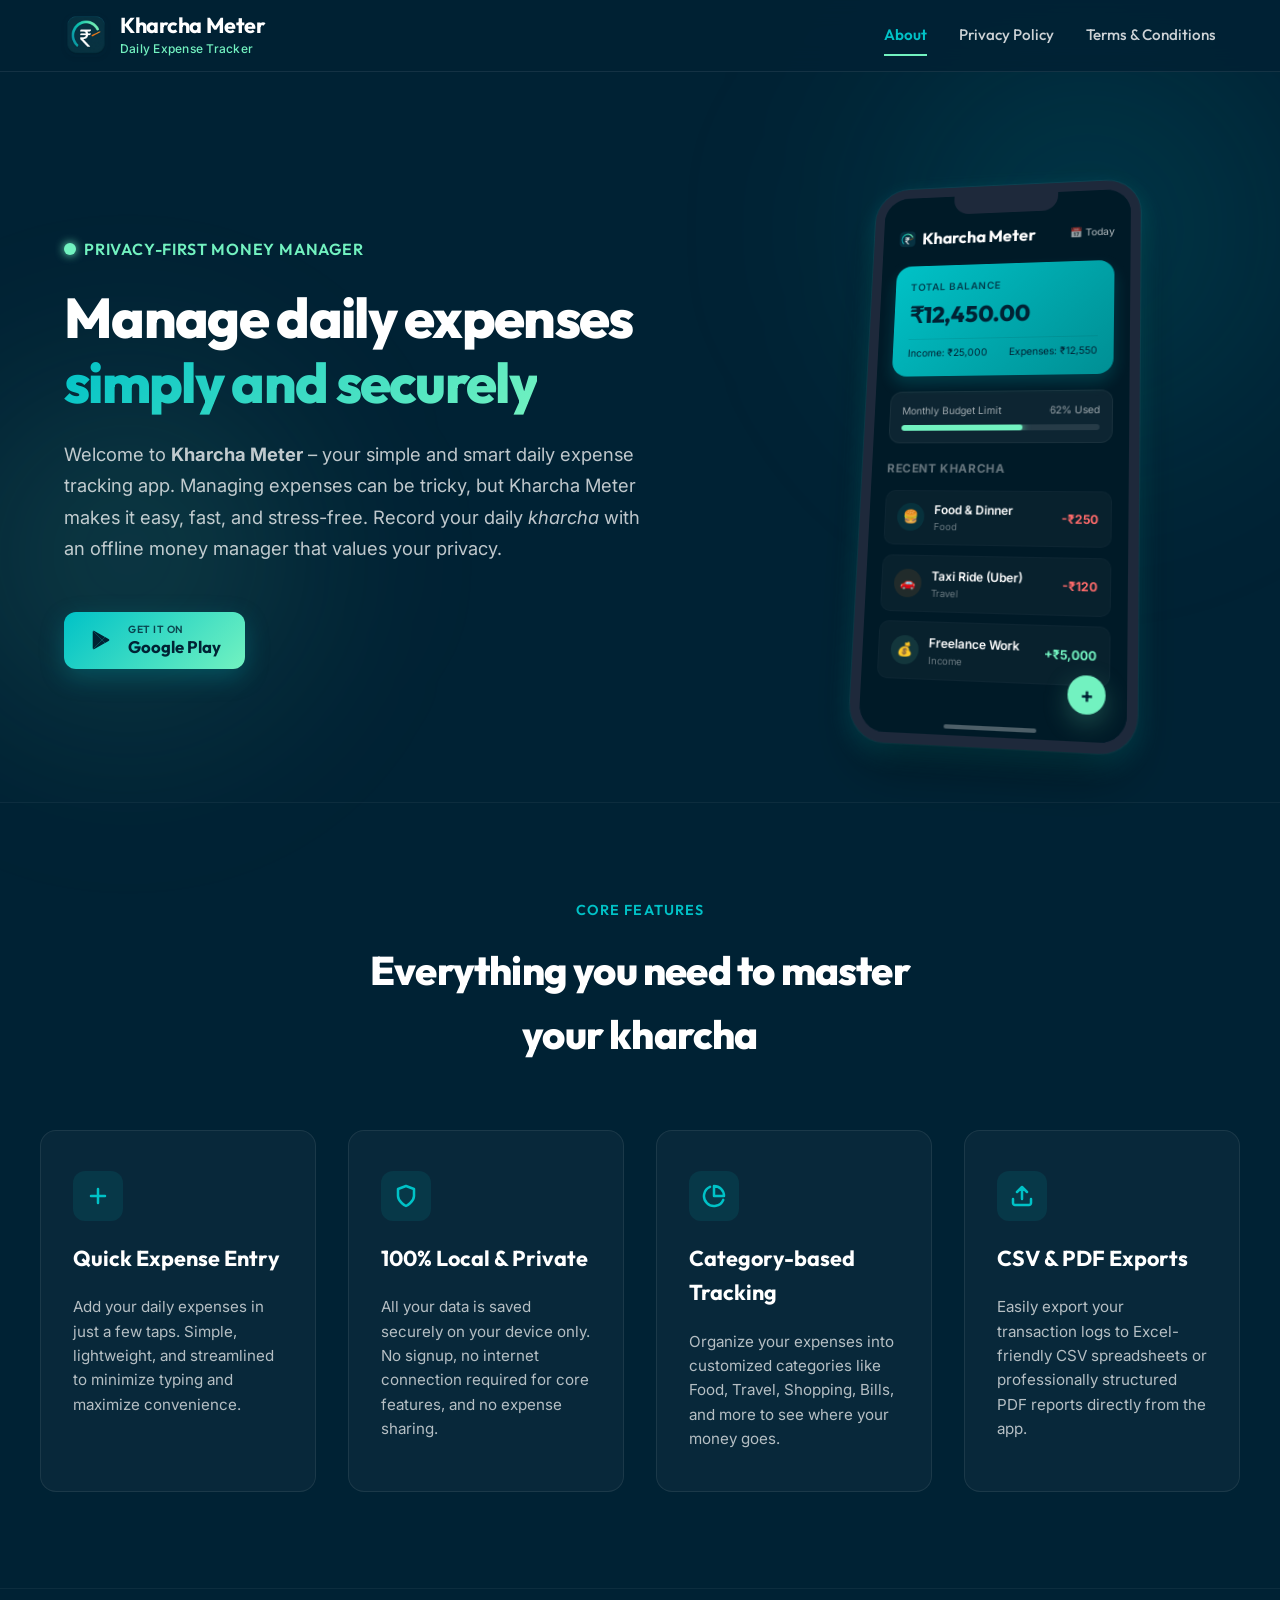
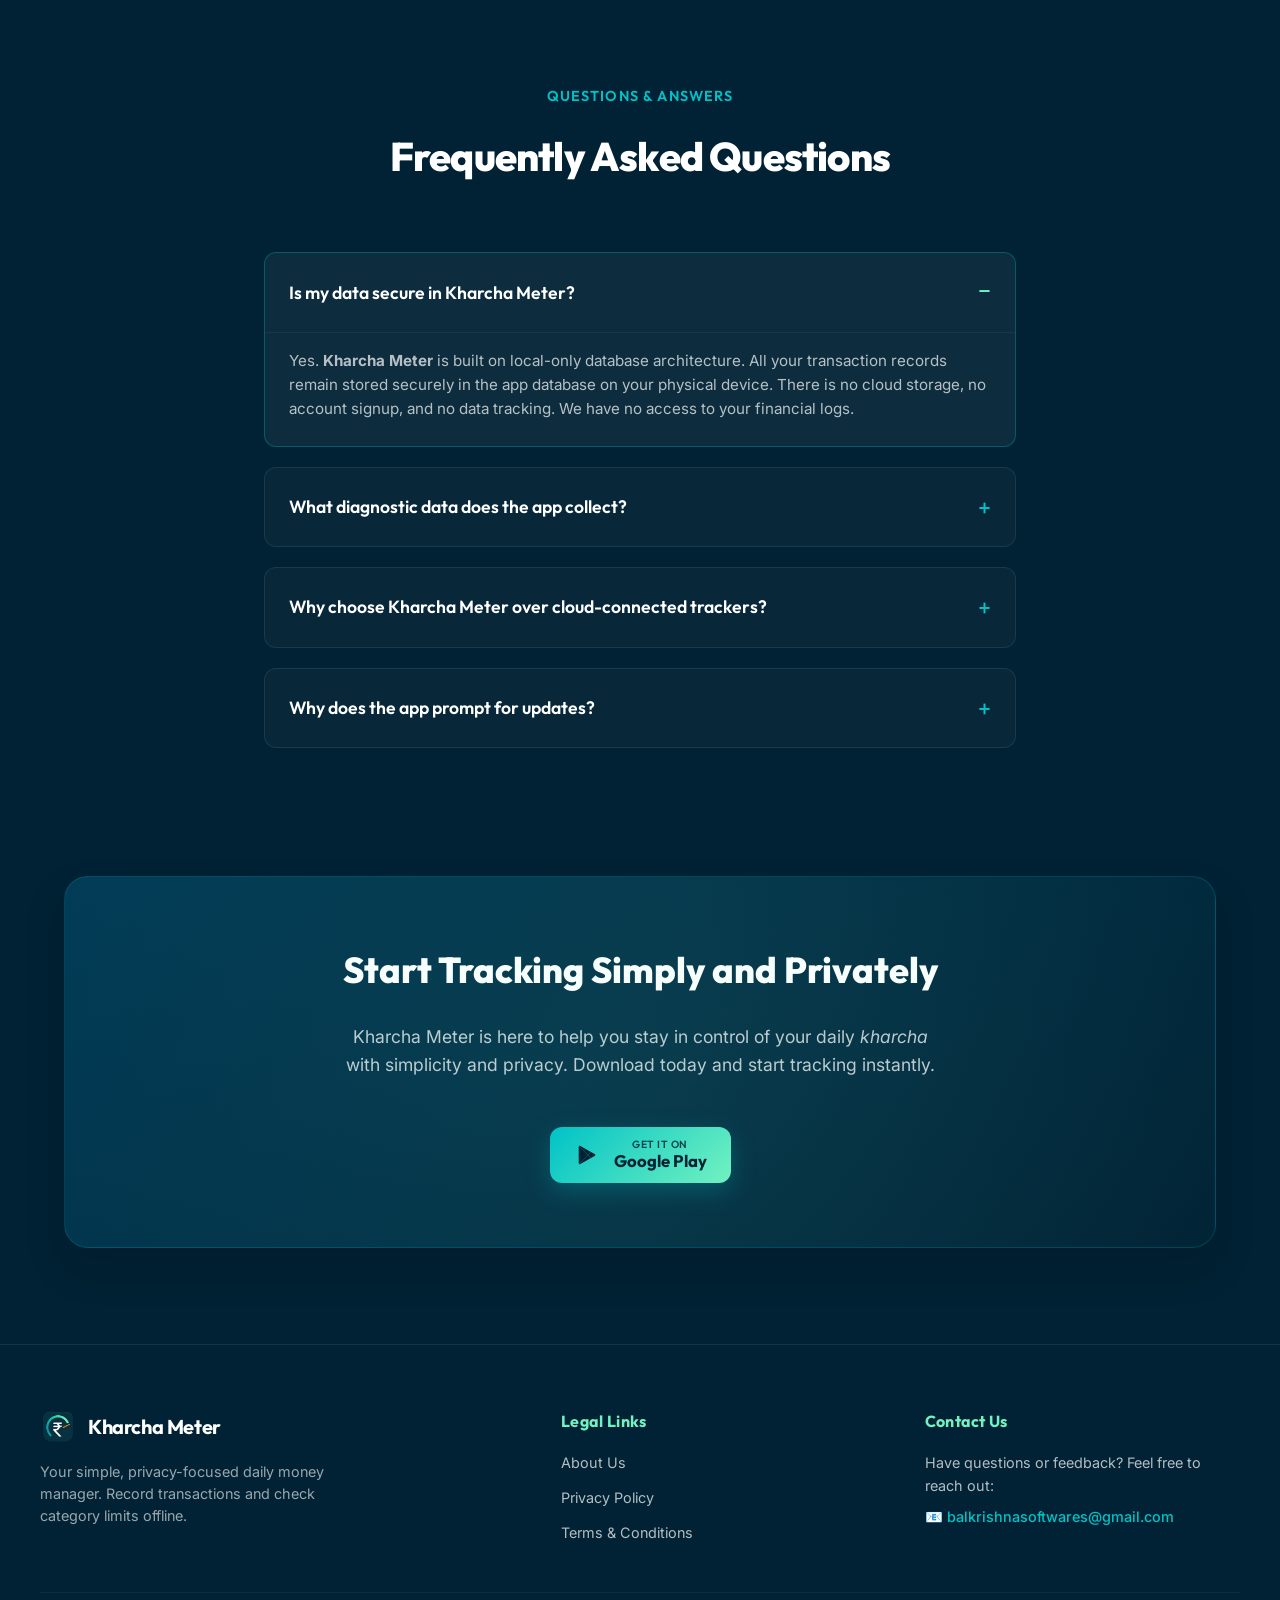
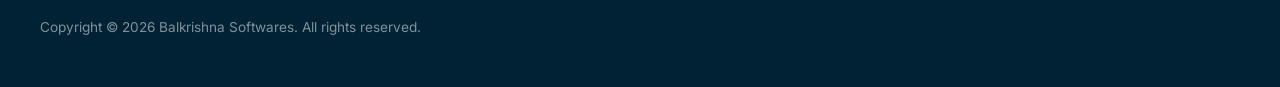
<file: index.html>
<!DOCTYPE html>
<html lang="en">

<head>
  <meta charset="UTF-8">
  <meta name="viewport" content="width=device-width, initial-scale=1.0">

  <!-- SEO Title -->
  <title>Kharcha Meter - Simple Daily Expense Tracker App</title>

  <!-- SEO Meta Tags -->
  <meta name="description"
    content="Kharcha Meter is a simple and smart daily expense tracker app that helps you manage your kharcha easily. Track expenses offline with a lightweight and privacy-focused money manager.">

  <meta name="keywords"
    content="expense tracker app, daily expense tracker, kharcha meter, money manager app, offline expense tracker, kharcha tracker, expense manager android">

  <meta name="robots" content="index, follow">

  <!-- Canonical -->
  <link rel="canonical" href="https://balkrishna-softwares.github.io/kharcha-meter-privacy-policy/index.html">

  <!-- Open Graph (For WhatsApp / Facebook sharing) -->
  <meta property="og:title" content="Kharcha Meter - Daily Expense Tracker App">
  <meta property="og:description"
    content="Track your daily kharcha easily with Kharcha Meter. A simple offline expense manager app designed for privacy and simplicity.">
  <meta property="og:type" content="website">
  <meta property="og:url" content="https://balkrishna-softwares.github.io/kharcha-meter-privacy-policy/index.html">

  <!-- Twitter Card -->
  <meta name="twitter:card" content="summary">
  <meta name="twitter:title" content="Kharcha Meter - Daily Expense Tracker">
  <meta name="twitter:description" content="Simple offline expense tracker app to manage daily kharcha easily.">

  <!-- Mobile App Schema (Helps Google understand your app) -->
  <script type="application/ld+json">
  {
    "@context": "https://schema.org",
    "@type": "MobileApplication",
    "name": "Kharcha Meter",
    "applicationCategory": "FinanceApplication",
    "operatingSystem": "Android",
    "description": "Kharcha Meter is a simple daily expense tracker app that helps users manage their spending easily with offline storage and privacy-first design.",
    "offers": {
      "@type": "Offer",
      "price": "0",
      "priceCurrency": "USD"
    }
  }
  </script>

  <link rel="preconnect" href="https://fonts.googleapis.com">
  <link rel="preconnect" href="https://fonts.gstatic.com" crossorigin>
  <link rel="icon" type="image/x-icon" href="assets/favicon.ico">
  <link rel="stylesheet" href="css/styles.css">
</head>

<body>
  <!-- Glowing Background Effects -->
  <div class="bg-glow-container">
    <div class="bg-glow-1"></div>
    <div class="bg-glow-2"></div>
  </div>

  <header class="app-header">
    <div class="header-container">
      <a href="index.html" class="header-logo-section">
        <img src="assets/app-logo.png" alt="Kharcha Meter Logo" class="app-logo">
        <div class="header-text">
          <div class="app-title">Kharcha Meter</div>
          <div class="app-subtitle">Daily Expense Tracker</div>
        </div>
      </a>
      <div class="menu-toggle" onclick="this.classList.toggle('active'); document.querySelector('.header-nav').classList.toggle('active')">
        <span></span>
        <span></span>
        <span></span>
      </div>
      <nav class="header-nav">
        <a href="index.html" class="active-link">About</a>
        <a href="privacy-policy.html">Privacy Policy</a>
        <a href="terms-and-conditions.html">Terms & Conditions</a>
      </nav>
    </div>
  </header>

  <main>
    <!-- Hero Section -->
    <section class="hero-section">
      <div class="hero-content">
        <div class="hero-tagline">Privacy-First Money Manager</div>
        <h1 class="hero-title">Manage daily expenses <span>simply and securely</span></h1>
        <p class="hero-description">
          Welcome to <b>Kharcha Meter</b> – your simple and smart daily expense tracking app. 
          Managing expenses can be tricky, but Kharcha Meter makes it easy, fast, and stress-free. 
          Record your daily <i>kharcha</i> with an offline money manager that values your privacy.
        </p>
        <div class="download-badges">
          <a href="https://play.google.com/store/apps/details?id=com.kharchameter.balkrishna" target="_blank" class="badge-btn primary-btn">
            <!-- Inline Google Play SVG -->
            <svg width="24" height="24" viewBox="0 0 24 24" fill="none" xmlns="http://www.w3.org/2000/svg" style="margin-right: 4px;">
              <path d="M5.00016 3.09033C4.81016 3.28033 4.7002 3.61033 4.7002 4.02033V20.0003C4.7002 20.4103 4.81016 20.7303 5.00016 20.9203L5.07016 20.9803L14.0302 12.0203V11.9703L5.07016 3.01033L5.00016 3.09033Z" fill="currentColor"/>
              <path d="M17.0002 14.9903L14.0302 12.0203L14.0302 11.9703L17.0002 9.00033L17.0802 9.05033L20.6002 11.0503C21.6002 11.6203 21.6002 12.3803 20.6002 12.9503L17.0802 14.9503L17.0002 14.9903Z" fill="currentColor"/>
              <path d="M14.0302 12.0203L5.0002 20.9203C5.3002 21.2403 5.8102 21.2603 6.4002 20.9203L17.0002 14.9903L14.0302 12.0203Z" fill="currentColor"/>
              <path d="M14.0302 11.9703L17.0002 9.00033L6.4002 3.07033C5.8102 2.73033 5.3002 2.75033 5.0002 3.07033L14.0302 11.9703Z" fill="currentColor"/>
            </svg>
            <div class="badge-text">
              <span class="badge-subtitle">GET IT ON</span>
              <span class="badge-title">Google Play</span>
            </div>
          </a>

        </div>
      </div>
      
      <!-- CSS Device Mockup -->
      <div class="mockup-container">
        <div class="smartphone">
          <div class="app-screen">
            <div class="app-screen-header">
              <div class="app-screen-title">
                <img src="assets/app-logo.png" alt="KM Logo">
                <span>Kharcha Meter</span>
              </div>
              <div style="font-size: 0.65rem; opacity: 0.6; font-weight: 500;">📅 Today</div>
            </div>
            
            <div class="screen-balance-card">
              <div class="screen-balance-label">Total Balance</div>
              <div class="screen-balance-value">₹12,450.00</div>
              <div class="screen-balance-sub">
                <span>Income: ₹25,000</span>
                <span>Expenses: ₹12,550</span>
              </div>
            </div>
            
            <div class="screen-limit-section">
              <div class="screen-limit-header">
                <span>Monthly Budget Limit</span>
                <span>62% Used</span>
              </div>
              <div class="screen-limit-bar">
                <div class="screen-limit-progress"></div>
              </div>
            </div>
            
            <div class="screen-transactions">
              <div class="screen-section-title">Recent Kharcha</div>
              
              <div class="screen-txn-item">
                <div class="screen-txn-left">
                  <div class="screen-txn-icon">🍔</div>
                  <div class="screen-txn-details">
                    <span class="screen-txn-name">Food & Dinner</span>
                    <span class="screen-txn-cat">Food</span>
                  </div>
                </div>
                <div class="screen-txn-amount">-₹250</div>
              </div>
              
              <div class="screen-txn-item">
                <div class="screen-txn-left">
                  <div class="screen-txn-icon orange">🚗</div>
                  <div class="screen-txn-details">
                    <span class="screen-txn-name">Taxi Ride (Uber)</span>
                    <span class="screen-txn-cat">Travel</span>
                  </div>
                </div>
                <div class="screen-txn-amount">-₹120</div>
              </div>
              
              <div class="screen-txn-item">
                <div class="screen-txn-left">
                  <div class="screen-txn-icon mint">💰</div>
                  <div class="screen-txn-details">
                    <span class="screen-txn-name">Freelance Work</span>
                    <span class="screen-txn-cat">Income</span>
                  </div>
                </div>
                <div class="screen-txn-amount income">+₹5,000</div>
              </div>
            </div>
            
            <div class="screen-add-btn">+</div>
          </div>
        </div>
      </div>
    </section>

    <!-- Features Section -->
    <section id="features" class="features-section">
      <div class="section-container">
        <div class="section-header">
          <span class="section-label">Core Features</span>
          <h2 class="section-title">Everything you need to master your kharcha</h2>
        </div>
        
        <div class="features-grid">
          <!-- Quick Expense Entry -->
          <div class="feature-card">
            <div class="feature-icon-wrapper">
              <svg width="24" height="24" viewBox="0 0 24 24" fill="none" xmlns="http://www.w3.org/2000/svg">
                <path d="M12 5V19M5 12H19" stroke="currentColor" stroke-width="2.5" stroke-linecap="round" stroke-linejoin="round"/>
              </svg>
            </div>
            <h3 class="feature-card-title">Quick Expense Entry</h3>
            <p class="feature-card-desc">Add your daily expenses in just a few taps. Simple, lightweight, and streamlined to minimize typing and maximize convenience.</p>
          </div>
          
          <!-- 100% Local & Private -->
          <div class="feature-card">
            <div class="feature-icon-wrapper">
              <svg width="24" height="24" viewBox="0 0 24 24" fill="none" xmlns="http://www.w3.org/2000/svg">
                <path d="M12 22C12 22 20 18 20 12V5L12 2L4 5V12C4 18 12 22 12 22Z" stroke="currentColor" stroke-width="2.5" stroke-linecap="round" stroke-linejoin="round"/>
              </svg>
            </div>
            <h3 class="feature-card-title">100% Local & Private</h3>
            <p class="feature-card-desc">All your data is saved securely on your device only. No signup, no internet connection required for core features, and no expense sharing.</p>
          </div>
          
          <!-- Category-based Tracking -->
          <div class="feature-card">
            <div class="feature-icon-wrapper">
              <svg width="24" height="24" viewBox="0 0 24 24" fill="none" xmlns="http://www.w3.org/2000/svg">
                <path d="M21.21 15.89A10 10 0 1 1 8 2.83M22 12A10 10 0 0 0 12 2V12Z" stroke="currentColor" stroke-width="2.5" stroke-linecap="round" stroke-linejoin="round"/>
              </svg>
            </div>
            <h3 class="feature-card-title">Category-based Tracking</h3>
            <p class="feature-card-desc">Organize your expenses into customized categories like Food, Travel, Shopping, Bills, and more to see where your money goes.</p>
          </div>
          
          <!-- CSV & PDF Exports -->
          <div class="feature-card">
            <div class="feature-icon-wrapper">
              <svg width="24" height="24" viewBox="0 0 24 24" fill="none" xmlns="http://www.w3.org/2000/svg">
                <path d="M21 15V19C21 19.5304 20.7893 20.0391 20.4142 20.4142C20.0391 20.7893 19.5304 21 19 21H5C4.46957 21 3.96086 20.7893 3.58579 20.4142C3.21071 20.0391 3 19.5304 3 19V15M17 8L12 3L7 8M12 3V15" stroke="currentColor" stroke-width="2.5" stroke-linecap="round" stroke-linejoin="round"/>
              </svg>
            </div>
            <h3 class="feature-card-title">CSV & PDF Exports</h3>
            <p class="feature-card-desc">Easily export your transaction logs to Excel-friendly CSV spreadsheets or professionally structured PDF reports directly from the app.</p>
          </div>
        </div>
      </div>
    </section>

    <!-- FAQ Section (Preserving all original content) -->
    <section class="faq-section">
      <div class="section-header">
        <span class="section-label">Questions & Answers</span>
        <h2 class="section-title">Frequently Asked Questions</h2>
      </div>
      
      <div class="faq-list">
        <!-- FAQ 1 -->
        <details class="faq-item" open>
          <summary>Is my data secure in Kharcha Meter?</summary>
          <div class="faq-content">
            <p>Yes. <b>Kharcha Meter</b> is built on local-only database architecture. All your transaction records remain stored securely in the app database on your physical device. There is no cloud storage, no account signup, and no data tracking. We have no access to your financial logs.</p>
          </div>
        </details>
        
        <!-- FAQ 2 -->
        <details class="faq-item">
          <summary>What diagnostic data does the app collect?</summary>
          <div class="faq-content">
            <p>To identify bugs and maintain app reliability, the App uses limited third-party services provided by Google Firebase:</p>
            <ul>
              <li><strong>Firebase Analytics:</strong> Tracks anonymous features usage insights (e.g. screen transitions) to improve user flows. No transaction logs or values are ever sent.</li>
              <li><strong>Firebase Crashlytics:</strong> Monitors software crashes to report diagnostic details (OS version, device model) to developers for patching.</li>
              <li><strong>Firebase Remote Config:</strong> Handles settings config like triggering mandatory app updates.</li>
            </ul>
          </div>
        </details>
        
        <!-- FAQ 3 -->
        <details class="faq-item">
          <summary>Why choose Kharcha Meter over cloud-connected trackers?</summary>
          <div class="faq-content">
            <p>Kharcha Meter offers distinct advantages for users who value simplicity and data privacy:</p>
            <ul>
              <li>Perfect for anyone who wants a lightweight, offline expense manager.</li>
              <li>Helps you stay aware of your daily spending habits.</li>
              <li>No ads, no distractions – just pure tracking made easy.</li>
              <li>Designed with privacy and simplicity in mind.</li>
            </ul>
          </div>
        </details>
        
        <!-- FAQ 4 -->
        <details class="faq-item">
          <summary>Why does the app prompt for updates?</summary>
          <div class="faq-content">
            <p>To ensure security compatibility, overall stability, and an <b>improved loading experience</b>, the app may occasionally prompt you to download mandatory updates from the Google Play Store.</p>
          </div>
        </details>
      </div>
    </section>

    <!-- CTA Section -->
    <section class="cta-banner">
      <div class="cta-box">
        <h2 class="cta-title">Start Tracking Simply and Privately</h2>
        <p class="cta-desc">Kharcha Meter is here to help you stay in control of your daily <i>kharcha</i> with simplicity and privacy. Download today and start tracking instantly.</p>
        <div class="download-badges">
          <a href="https://play.google.com/store/apps/details?id=com.kharchameter.balkrishna" target="_blank" class="badge-btn primary-btn">
            <svg width="24" height="24" viewBox="0 0 24 24" fill="none" xmlns="http://www.w3.org/2000/svg" style="margin-right: 4px;">
              <path d="M5.00016 3.09033C4.81016 3.28033 4.7002 3.61033 4.7002 4.02033V20.0003C4.7002 20.4103 4.81016 20.7303 5.00016 20.9203L5.07016 20.9803L14.0302 12.0203V11.9703L5.07016 3.01033L5.00016 3.09033Z" fill="currentColor"/>
              <path d="M17.0002 14.9903L14.0302 12.0203L14.0302 11.9703L17.0002 9.00033L17.0802 9.05033L20.6002 11.0503C21.6002 11.6203 21.6002 12.3803 20.6002 12.9503L17.0802 14.9503L17.0002 14.9903Z" fill="currentColor"/>
              <path d="M14.0302 12.0203L5.0002 20.9203C5.3002 21.2403 5.8102 21.2603 6.4002 20.9203L17.0002 14.9903L14.0302 12.0203Z" fill="currentColor"/>
              <path d="M14.0302 11.9703L17.0002 9.00033L6.4002 3.07033C5.8102 2.73033 5.3002 2.75033 5.0002 3.07033L14.0302 11.9703Z" fill="currentColor"/>
            </svg>
            <div class="badge-text">
              <span class="badge-subtitle">GET IT ON</span>
              <span class="badge-title">Google Play</span>
            </div>
          </a>
        </div>
      </div>
    </section>
  </main>

  <footer class="app-footer">
    <div class="footer-container">
      <div class="footer-brand-section">
        <a href="index.html" class="footer-logo-wrap">
          <img src="assets/app-logo.png" alt="Kharcha Meter Logo" class="footer-logo">
          <span class="footer-brand">Kharcha Meter</span>
        </a>
        <p class="footer-desc">Your simple, privacy-focused daily money manager. Record transactions and check category limits offline.</p>
      </div>
      
      <div class="footer-links-col">
        <h4 class="footer-col-title">Legal Links</h4>
        <div class="footer-links">
          <a href="index.html">About Us</a>
          <a href="privacy-policy.html">Privacy Policy</a>
          <a href="terms-and-conditions.html">Terms & Conditions</a>
        </div>
      </div>
      
      <div class="footer-links-col">
        <h4 class="footer-col-title">Contact Us</h4>
        <div class="footer-contact-info">
          <p>Have questions or feedback? Feel free to reach out:</p>
          <a href="mailto:balkrishnasoftwares@gmail.com">📧 balkrishnasoftwares@gmail.com</a>
        </div>
      </div>
    </div>
    
    <div class="footer-bottom">
      <div class="copyright">Copyright &copy; 2026 Balkrishna Softwares. All rights reserved.</div>
    </div>
  </footer>
</body>

</html>
</file>
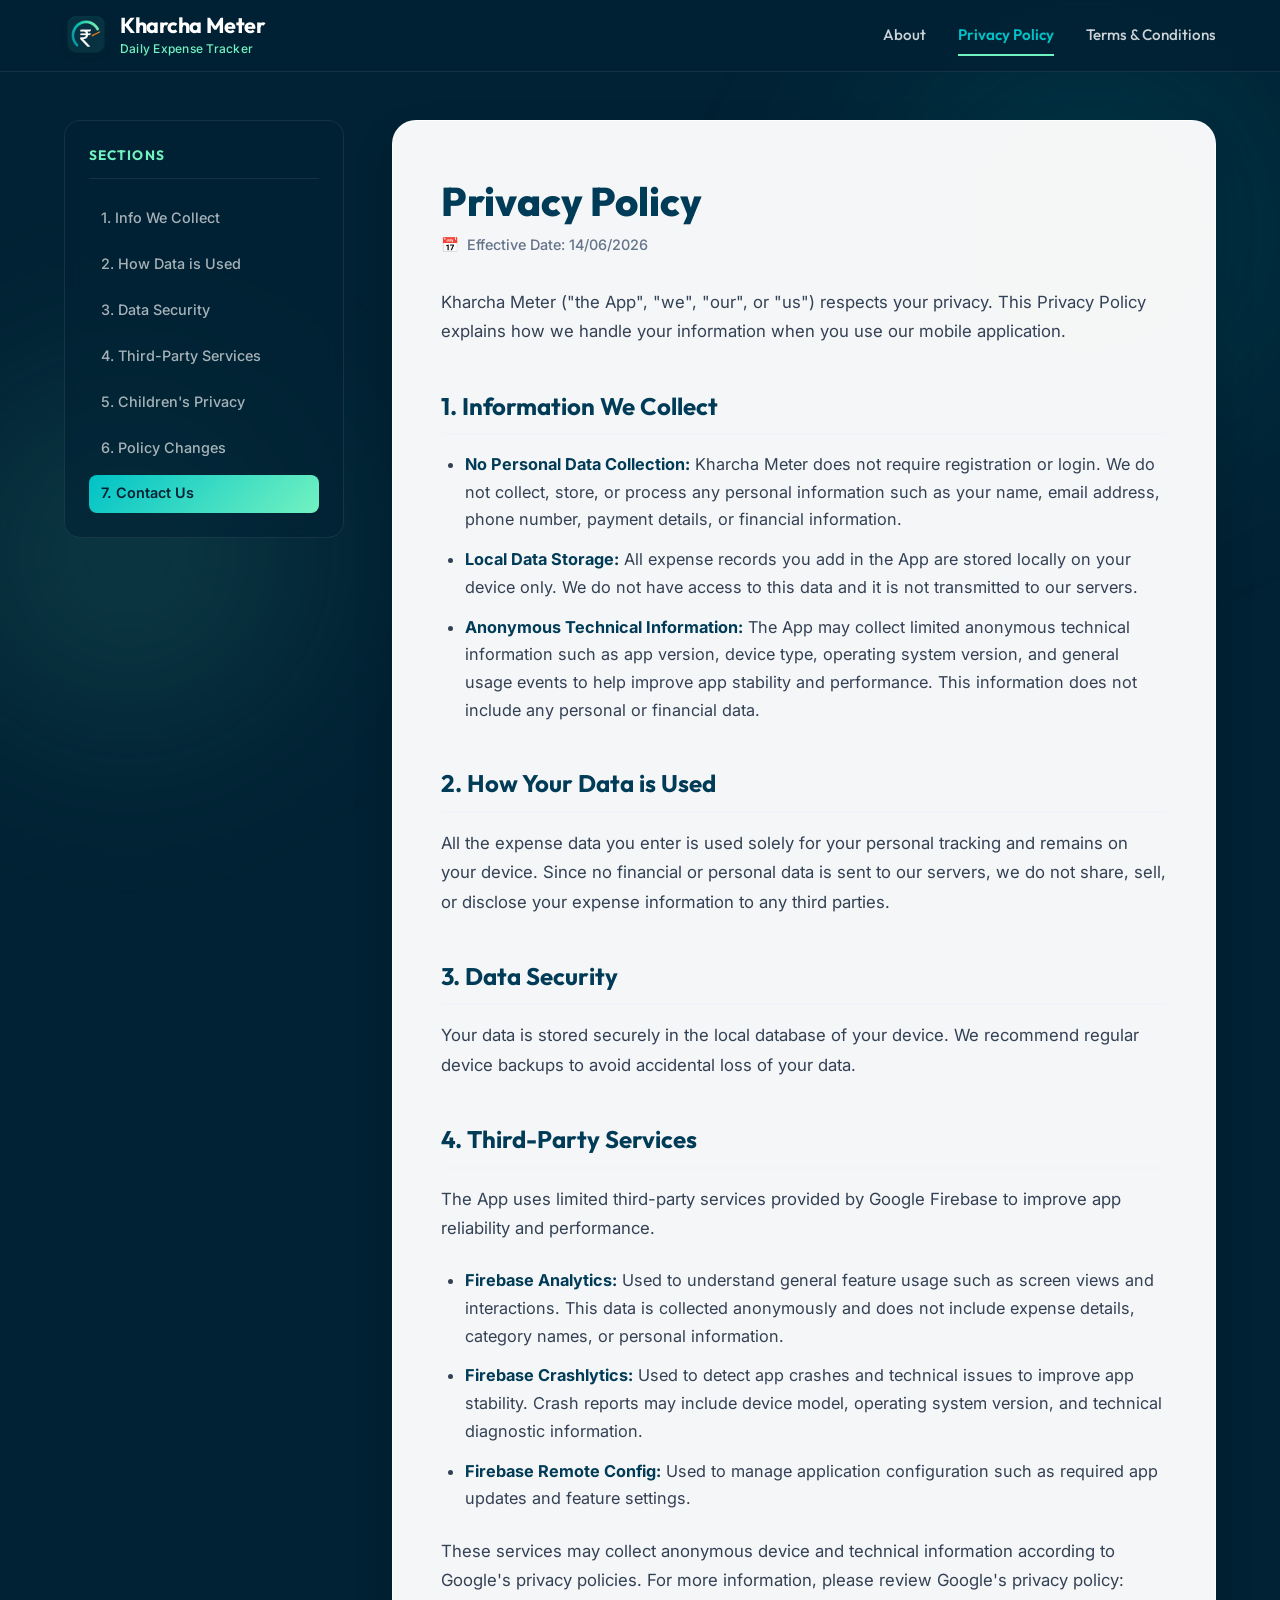
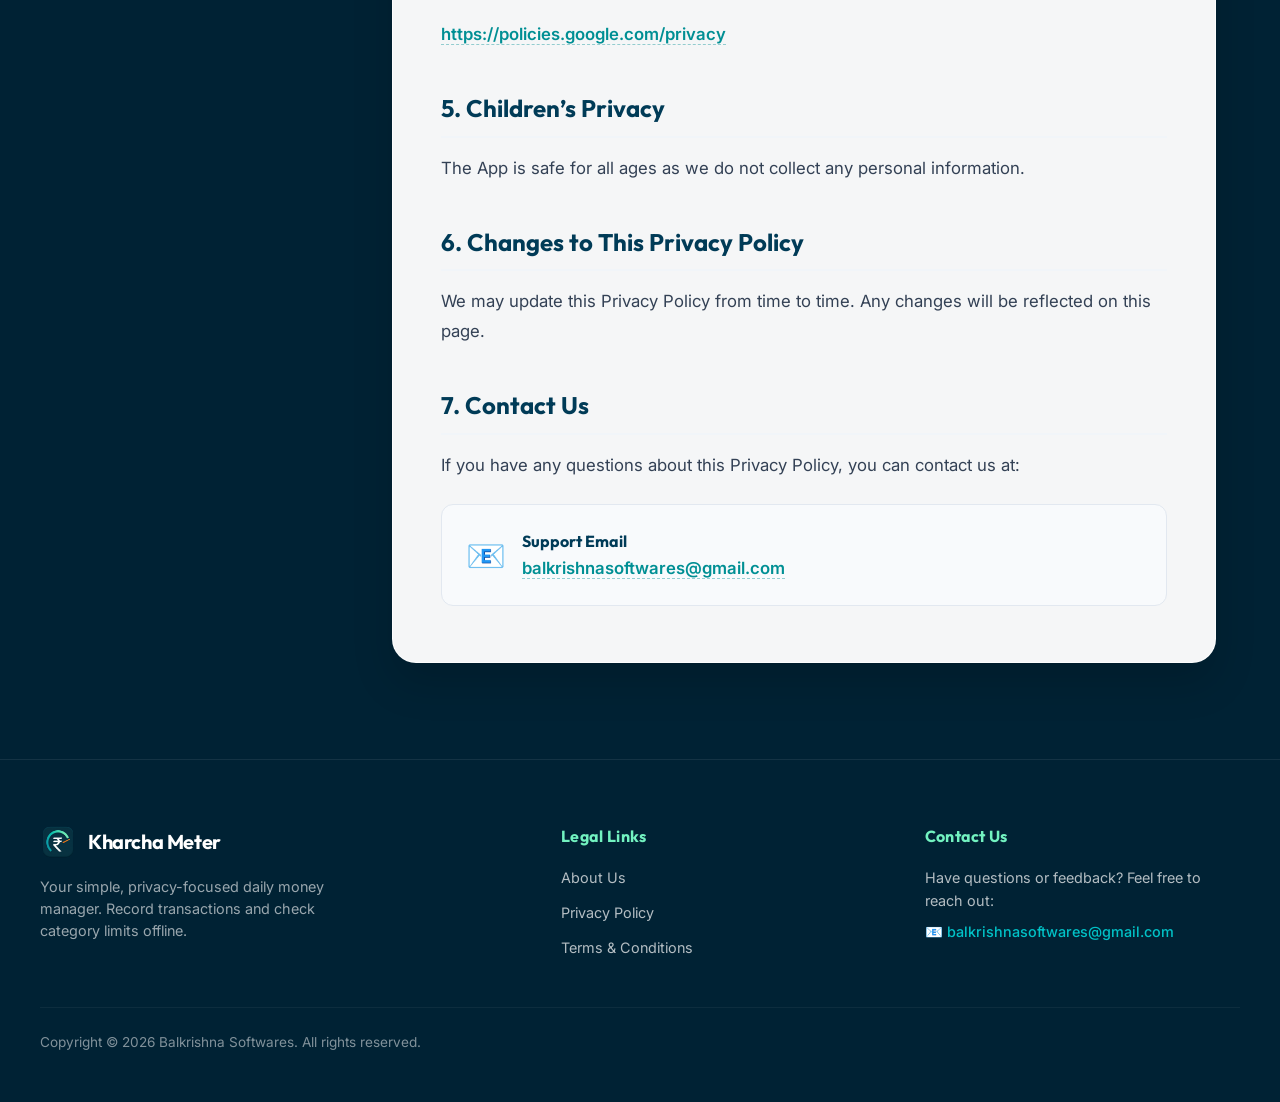
<file: privacy-policy.html>
<!DOCTYPE html>
<html lang="en">

<head>
  <meta charset="UTF-8">
  <meta name="viewport" content="width=device-width, initial-scale=1.0">
  <title>Privacy Policy - Kharcha Meter</title>
  <link rel="preconnect" href="https://fonts.googleapis.com">
  <link rel="preconnect" href="https://fonts.gstatic.com" crossorigin>
  <link rel="icon" type="image/x-icon" href="assets/favicon.ico">
  <link rel="stylesheet" href="css/styles.css">
</head>

<body>
  <!-- Glowing Background Effects -->
  <div class="bg-glow-container">
    <div class="bg-glow-1"></div>
    <div class="bg-glow-2"></div>
  </div>

  <header class="app-header">
    <div class="header-container">
      <a href="index.html" class="header-logo-section">
        <img src="assets/app-logo.png" alt="Kharcha Meter Logo" class="app-logo">
        <div class="header-text">
          <div class="app-title">Kharcha Meter</div>
          <div class="app-subtitle">Daily Expense Tracker</div>
        </div>
      </a>
      <div class="menu-toggle" onclick="this.classList.toggle('active'); document.querySelector('.header-nav').classList.toggle('active')">
        <span></span>
        <span></span>
        <span></span>
      </div>
      <nav class="header-nav">
        <a href="index.html">About</a>
        <a href="privacy-policy.html" class="active-link">Privacy Policy</a>
        <a href="terms-and-conditions.html">Terms & Conditions</a>
      </nav>
    </div>
  </header>

  <main class="legal-page-container">
    <!-- Sticky Index Sidebar Navigation -->
    <aside class="legal-sidebar">
      <div class="sidebar-title">Sections</div>
      <nav class="sidebar-nav">
        <a href="#info-collect" class="sidebar-link active">1. Info We Collect</a>
        <a href="#data-use" class="sidebar-link">2. How Data is Used</a>
        <a href="#data-security" class="sidebar-link">3. Data Security</a>
        <a href="#third-party" class="sidebar-link">4. Third-Party Services</a>
        <a href="#children" class="sidebar-link">5. Children's Privacy</a>
        <a href="#changes" class="sidebar-link">6. Policy Changes</a>
        <a href="#contact" class="sidebar-link">7. Contact Us</a>
      </nav>
    </aside>

    <!-- Glassmorphism Main Content Container -->
    <article class="glass-content-container">
      <h1>Privacy Policy</h1>
      <div class="effective-date">Effective Date: 14/06/2026</div>

      <p>Kharcha Meter ("the App", "we", "our", or "us") respects your privacy. This Privacy Policy explains how we handle your information when you use our mobile application.</p>

      <h2 id="info-collect">1. Information We Collect</h2>
      <ul>
        <li><strong>No Personal Data Collection:</strong> Kharcha Meter does not require registration or login. We do not collect, store, or process any personal information such as your name, email address, phone number, payment details, or financial information.</li>
        <li><strong>Local Data Storage:</strong> All expense records you add in the App are stored locally on your device only. We do not have access to this data and it is not transmitted to our servers.</li>
        <li><strong>Anonymous Technical Information:</strong> The App may collect limited anonymous technical information such as app version, device type, operating system version, and general usage events to help improve app stability and performance. This information does not include any personal or financial data.</li>
      </ul>

      <h2 id="data-use">2. How Your Data is Used</h2>
      <p>All the expense data you enter is used solely for your personal tracking and remains on your device. Since no financial or personal data is sent to our servers, we do not share, sell, or disclose your expense information to any third parties.</p>

      <h2 id="data-security">3. Data Security</h2>
      <p>Your data is stored securely in the local database of your device. We recommend regular device backups to avoid accidental loss of your data.</p>

      <h2 id="third-party">4. Third-Party Services</h2>
      <p>The App uses limited third-party services provided by Google Firebase to improve app reliability and performance.</p>

      <ul>
        <li><strong>Firebase Analytics:</strong> Used to understand general feature usage such as screen views and interactions. This data is collected anonymously and does not include expense details, category names, or personal information.</li>
        <li><strong>Firebase Crashlytics:</strong> Used to detect app crashes and technical issues to improve app stability. Crash reports may include device model, operating system version, and technical diagnostic information.</li>
        <li><strong>Firebase Remote Config:</strong> Used to manage application configuration such as required app updates and feature settings.</li>
      </ul>

      <p>These services may collect anonymous device and technical information according to Google's privacy policies. For more information, please review Google's privacy policy:</p>

      <p>
        <a href="https://policies.google.com/privacy" target="_blank" rel="noopener">
          https://policies.google.com/privacy
        </a>
      </p>

      <h2 id="children">5. Children’s Privacy</h2>
      <p>The App is safe for all ages as we do not collect any personal information.</p>

      <h2 id="changes">6. Changes to This Privacy Policy</h2>
      <p>We may update this Privacy Policy from time to time. Any changes will be reflected on this page.</p>

      <h2 id="contact">7. Contact Us</h2>
      <p>If you have any questions about this Privacy Policy, you can contact us at:</p>

      <div class="email-contact-box">
        <div class="email-icon">📧</div>
        <div class="email-details">
          <h4>Support Email</h4>
          <a href="mailto:balkrishnasoftwares@gmail.com">balkrishnasoftwares@gmail.com</a>
        </div>
      </div>
    </article>
  </main>

  <footer class="app-footer">
    <div class="footer-container">
      <div class="footer-brand-section">
        <a href="index.html" class="footer-logo-wrap">
          <img src="assets/app-logo.png" alt="Kharcha Meter Logo" class="footer-logo">
          <span class="footer-brand">Kharcha Meter</span>
        </a>
        <p class="footer-desc">Your simple, privacy-focused daily money manager. Record transactions and check category limits offline.</p>
      </div>

      <div class="footer-links-col">
        <h4 class="footer-col-title">Legal Links</h4>
        <div class="footer-links">
          <a href="index.html">About Us</a>
          <a href="privacy-policy.html">Privacy Policy</a>
          <a href="terms-and-conditions.html">Terms & Conditions</a>
        </div>
      </div>

      <div class="footer-links-col">
        <h4 class="footer-col-title">Contact Us</h4>
        <div class="footer-contact-info">
          <p>Have questions or feedback? Feel free to reach out:</p>
          <a href="mailto:balkrishnasoftwares@gmail.com">📧 balkrishnasoftwares@gmail.com</a>
        </div>
      </div>
    </div>

    <div class="footer-bottom">
      <div class="copyright">Copyright &copy; 2026 Balkrishna Softwares. All rights reserved.</div>
    </div>
  </footer>

  <!-- Sidebar active link highlighter on scroll -->
  <script>
    document.addEventListener('DOMContentLoaded', () => {
      const observerOptions = {
        root: null,
        rootMargin: '-10% 0px -70% 0px',
        threshold: 0
      };

      const links = document.querySelectorAll('.sidebar-link');
      const sections = document.querySelectorAll('h2[id]');

      const observer = new IntersectionObserver((entries) => {
        entries.forEach(entry => {
          if (entry.isIntersecting) {
            const id = entry.target.getAttribute('id');
            links.forEach(link => {
              if (link.getAttribute('href') === `#${id}`) {
                link.classList.add('active');
              } else {
                link.classList.remove('active');
              }
            });
          }
        });
      }, observerOptions);

      sections.forEach(section => observer.observe(section));
    });
  </script>
</body>

</html>
</file>
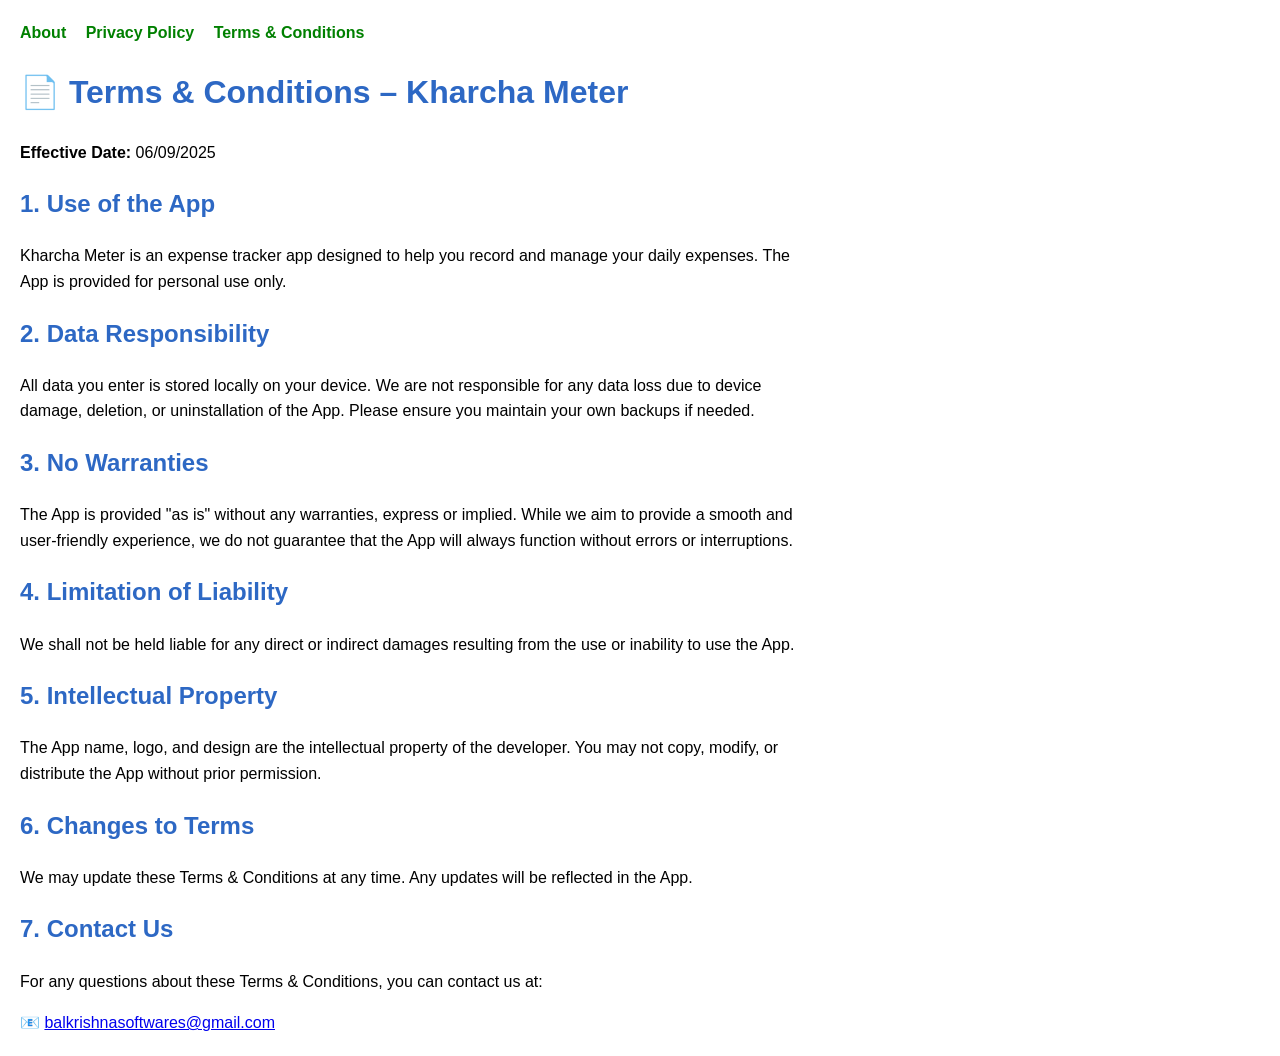
<file: terms-and-conditions.htm>
<!DOCTYPE html>
<html lang="en">
<head>
  <meta charset="UTF-8">
  <meta name="viewport" content="width=device-width, initial-scale=1.0">
  <title>Terms & Conditions - Kharcha Meter</title>
  <style>
    body { font-family: Arial, sans-serif; line-height: 1.6; margin: 20px; max-width: 800px; }
    h1, h2 { color: #2D68C4; }
    nav a { margin-right: 15px; text-decoration: none; color: #008000; font-weight: bold; }
    nav a:hover { text-decoration: underline; }
  </style>
</head>
<body>
  <nav>
    <a href="index.html">About</a>
    <a href="privacy-policy.html">Privacy Policy</a>
    <a href="terms-and-conditions.html">Terms & Conditions</a>
  </nav>

  <h1>📄 Terms & Conditions – Kharcha Meter</h1>
  <p><b>Effective Date:</b> 06/09/2025</p>

  <h2>1. Use of the App</h2>
  <p>Kharcha Meter is an expense tracker app designed to help you record and manage your daily expenses. The App is provided for personal use only.</p>

  <h2>2. Data Responsibility</h2>
  <p>All data you enter is stored locally on your device. We are not responsible for any data loss due to device damage, deletion, or uninstallation of the App. Please ensure you maintain your own backups if needed.</p>

  <h2>3. No Warranties</h2>
  <p>The App is provided "as is" without any warranties, express or implied. While we aim to provide a smooth and user-friendly experience, we do not guarantee that the App will always function without errors or interruptions.</p>

  <h2>4. Limitation of Liability</h2>
  <p>We shall not be held liable for any direct or indirect damages resulting from the use or inability to use the App.</p>

  <h2>5. Intellectual Property</h2>
  <p>The App name, logo, and design are the intellectual property of the developer. You may not copy, modify, or distribute the App without prior permission.</p>

  <h2>6. Changes to Terms</h2>
  <p>We may update these Terms & Conditions at any time. Any updates will be reflected in the App.</p>

  <h2>7. Contact Us</h2>
  <p>For any questions about these Terms & Conditions, you can contact us at:</p>
  <p>📧 <a href="mailto:balkrishnasoftwares@gmail.com">balkrishnasoftwares@gmail.com</a></p>
</body>
</html>
</file>
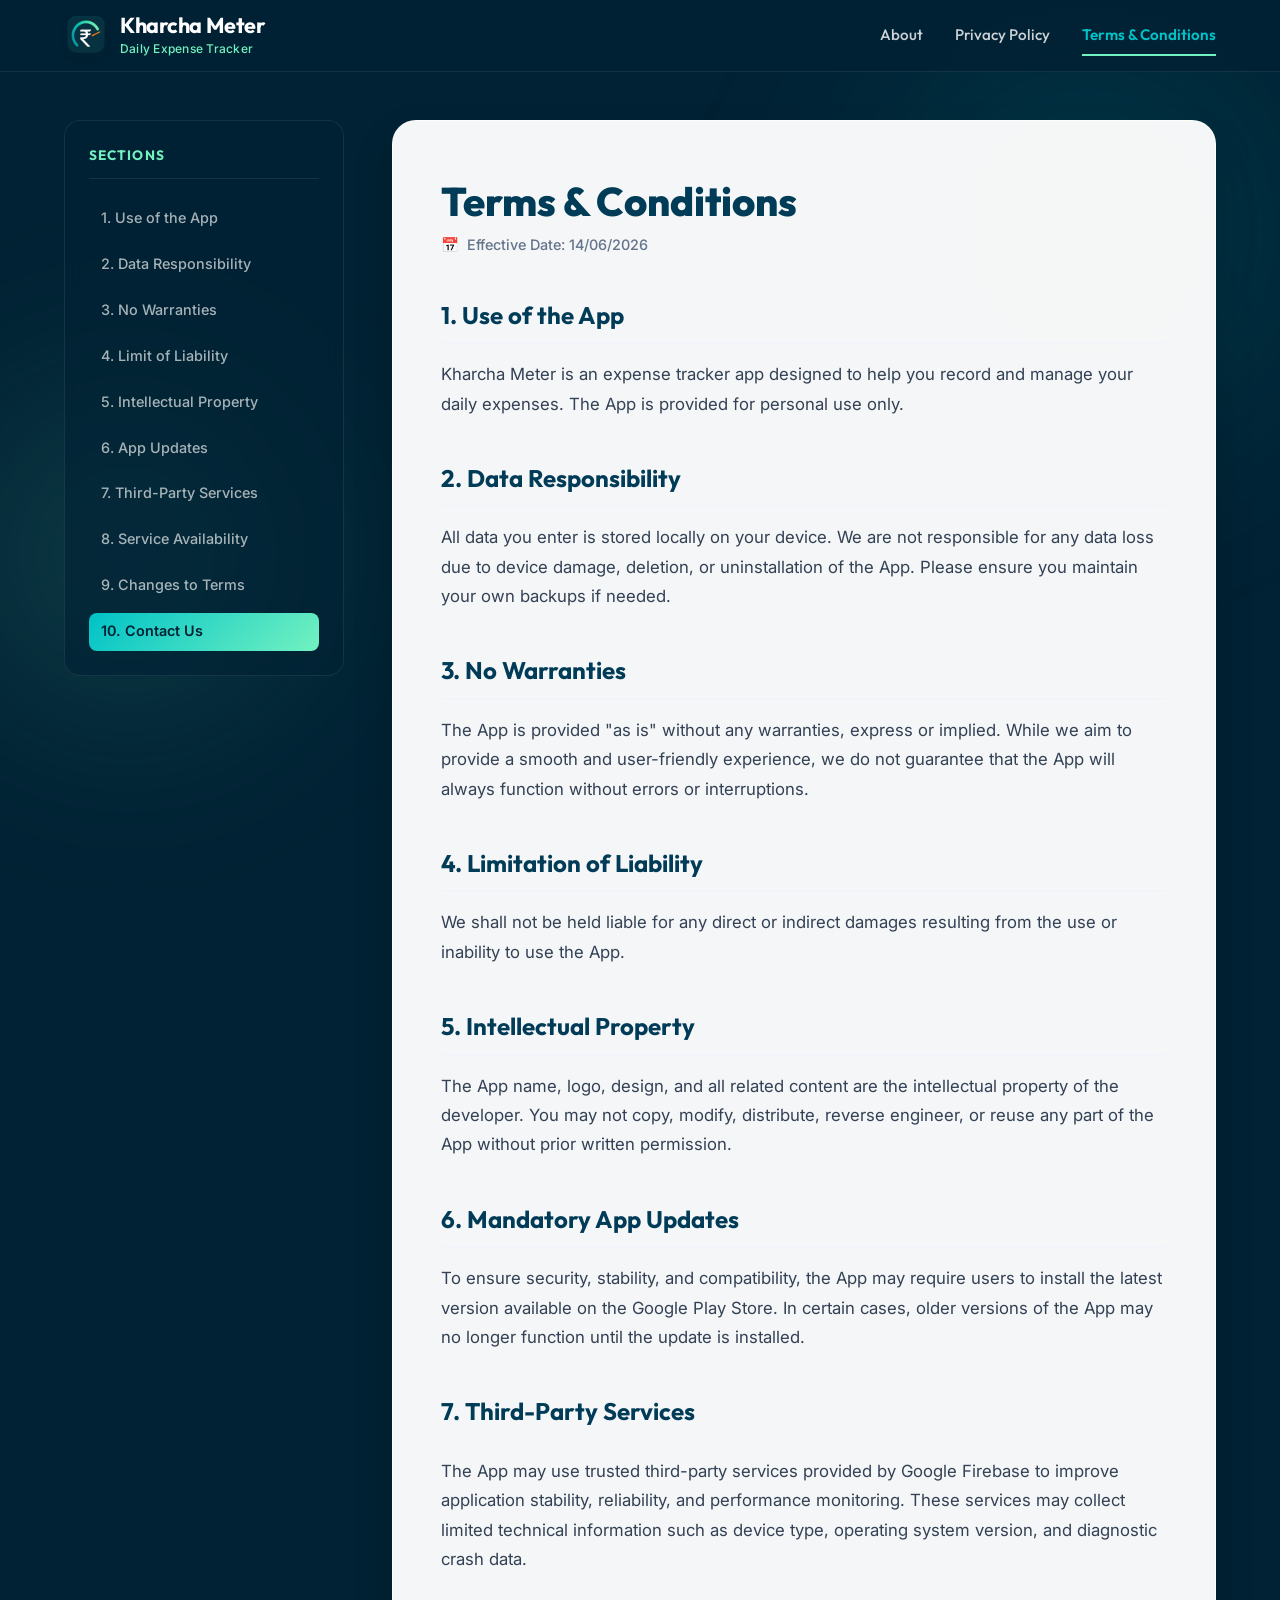
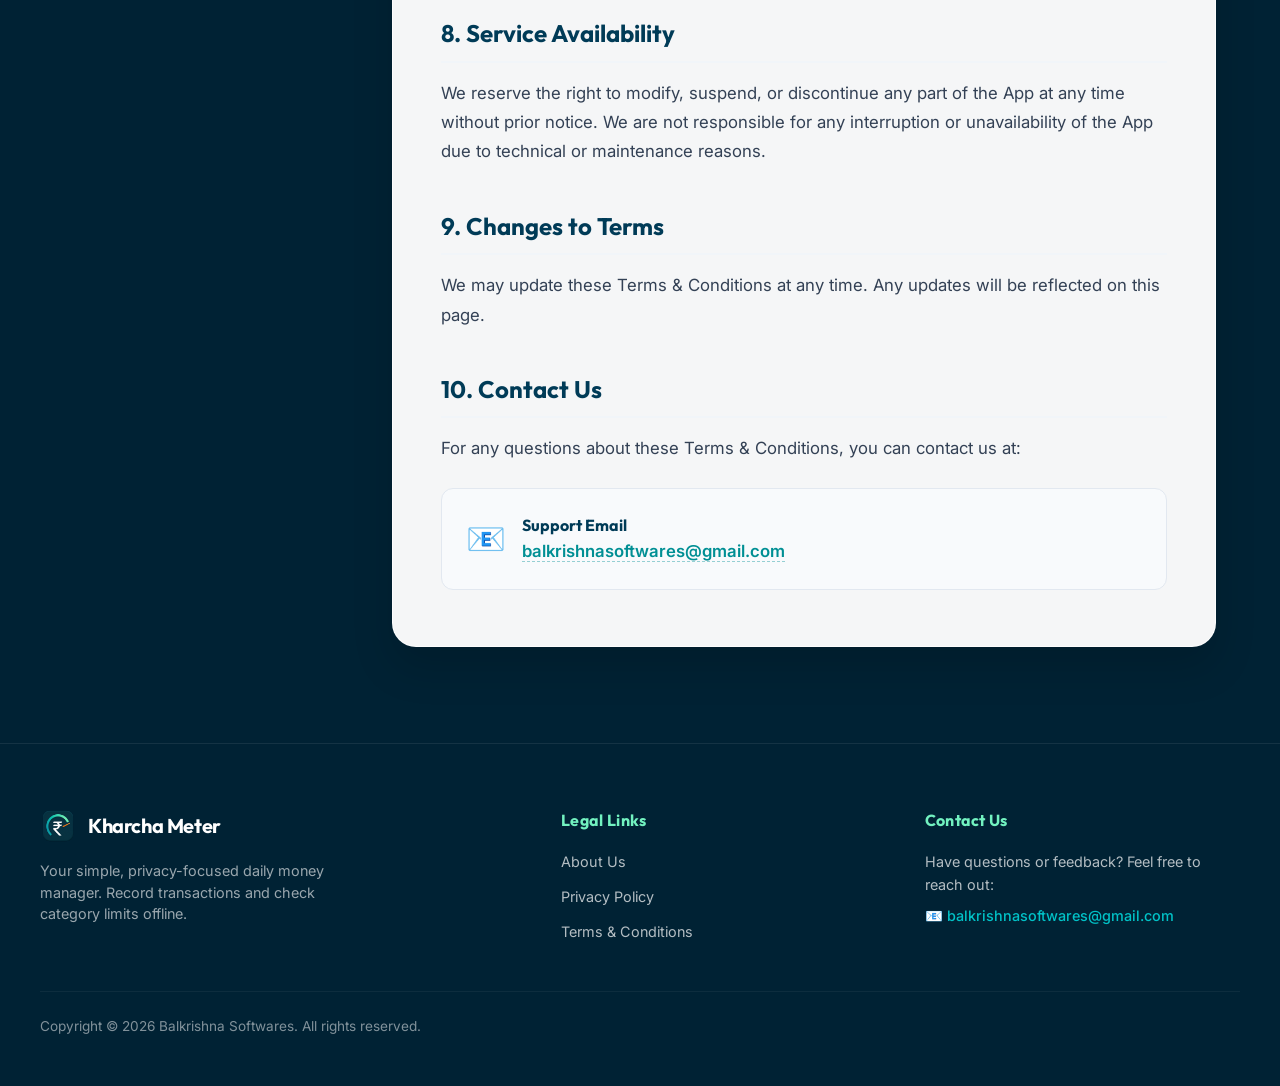
<file: terms-and-conditions.html>
<!DOCTYPE html>
<html lang="en">

<head>
  <meta charset="UTF-8">
  <meta name="viewport" content="width=device-width, initial-scale=1.0">
  <title>Terms & Conditions - Kharcha Meter</title>
  <link rel="preconnect" href="https://fonts.googleapis.com">
  <link rel="preconnect" href="https://fonts.gstatic.com" crossorigin>
  <link rel="icon" type="image/x-icon" href="assets/favicon.ico">
  <link rel="stylesheet" href="css/styles.css">
</head>

<body>
  <!-- Glowing Background Effects -->
  <div class="bg-glow-container">
    <div class="bg-glow-1"></div>
    <div class="bg-glow-2"></div>
  </div>

  <header class="app-header">
    <div class="header-container">
      <a href="index.html" class="header-logo-section">
        <img src="assets/app-logo.png" alt="Kharcha Meter Logo" class="app-logo">
        <div class="header-text">
          <div class="app-title">Kharcha Meter</div>
          <div class="app-subtitle">Daily Expense Tracker</div>
        </div>
      </a>
      <div class="menu-toggle" onclick="this.classList.toggle('active'); document.querySelector('.header-nav').classList.toggle('active')">
        <span></span>
        <span></span>
        <span></span>
      </div>
      <nav class="header-nav">
        <a href="index.html">About</a>
        <a href="privacy-policy.html">Privacy Policy</a>
        <a href="terms-and-conditions.html" class="active-link">Terms & Conditions</a>
      </nav>
    </div>
  </header>

  <main class="legal-page-container">
    <!-- Sticky Index Sidebar Navigation -->
    <aside class="legal-sidebar">
      <div class="sidebar-title">Sections</div>
      <nav class="sidebar-nav">
        <a href="#app-use" class="sidebar-link active">1. Use of the App</a>
        <a href="#data-resp" class="sidebar-link">2. Data Responsibility</a>
        <a href="#no-warranties" class="sidebar-link">3. No Warranties</a>
        <a href="#limit-liability" class="sidebar-link">4. Limit of Liability</a>
        <a href="#intellectual-prop" class="sidebar-link">5. Intellectual Property</a>
        <a href="#mandatory-updates" class="sidebar-link">6. App Updates</a>
        <a href="#third-party" class="sidebar-link">7. Third-Party Services</a>
        <a href="#service-avail" class="sidebar-link">8. Service Availability</a>
        <a href="#changes" class="sidebar-link">9. Changes to Terms</a>
        <a href="#contact" class="sidebar-link">10. Contact Us</a>
      </nav>
    </aside>

    <!-- Glassmorphism Main Content Container -->
    <article class="glass-content-container">
      <h1>Terms & Conditions</h1>
      <div class="effective-date">Effective Date: 14/06/2026</div>

      <h2 id="app-use">1. Use of the App</h2>
      <p>Kharcha Meter is an expense tracker app designed to help you record and manage your daily expenses. The App is provided for personal use only.</p>

      <h2 id="data-resp">2. Data Responsibility</h2>
      <p>All data you enter is stored locally on your device. We are not responsible for any data loss due to device damage, deletion, or uninstallation of the App. Please ensure you maintain your own backups if needed.</p>

      <h2 id="no-warranties">3. No Warranties</h2>
      <p>The App is provided "as is" without any warranties, express or implied. While we aim to provide a smooth and user-friendly experience, we do not guarantee that the App will always function without errors or interruptions.</p>

      <h2 id="limit-liability">4. Limitation of Liability</h2>
      <p>We shall not be held liable for any direct or indirect damages resulting from the use or inability to use the App.</p>

      <h2 id="intellectual-prop">5. Intellectual Property</h2>
      <p>The App name, logo, design, and all related content are the intellectual property of the developer. You may not copy, modify, distribute, reverse engineer, or reuse any part of the App without prior written permission.</p>

      <h2 id="mandatory-updates">6. Mandatory App Updates</h2>
      <p>To ensure security, stability, and compatibility, the App may require users to install the latest version available on the Google Play Store. In certain cases, older versions of the App may no longer function until the update is installed.</p>

      <h2 id="third-party">7. Third-Party Services</h2>
      <p>The App may use trusted third-party services provided by Google Firebase to improve application stability, reliability, and performance monitoring. These services may collect limited technical information such as device type, operating system version, and diagnostic crash data.</p>

      <h2 id="service-avail">8. Service Availability</h2>
      <p>We reserve the right to modify, suspend, or discontinue any part of the App at any time without prior notice. We are not responsible for any interruption or unavailability of the App due to technical or maintenance reasons.</p>

      <h2 id="changes">9. Changes to Terms</h2>
      <p>We may update these Terms & Conditions at any time. Any updates will be reflected on this page.</p>

      <h2 id="contact">10. Contact Us</h2>
      <p>For any questions about these Terms & Conditions, you can contact us at:</p>

      <div class="email-contact-box">
        <div class="email-icon">📧</div>
        <div class="email-details">
          <h4>Support Email</h4>
          <a href="mailto:balkrishnasoftwares@gmail.com">balkrishnasoftwares@gmail.com</a>
        </div>
      </div>
    </article>
  </main>

  <footer class="app-footer">
    <div class="footer-container">
      <div class="footer-brand-section">
        <a href="index.html" class="footer-logo-wrap">
          <img src="assets/app-logo.png" alt="Kharcha Meter Logo" class="footer-logo">
          <span class="footer-brand">Kharcha Meter</span>
        </a>
        <p class="footer-desc">Your simple, privacy-focused daily money manager. Record transactions and check category limits offline.</p>
      </div>

      <div class="footer-links-col">
        <h4 class="footer-col-title">Legal Links</h4>
        <div class="footer-links">
          <a href="index.html">About Us</a>
          <a href="privacy-policy.html">Privacy Policy</a>
          <a href="terms-and-conditions.html">Terms & Conditions</a>
        </div>
      </div>

      <div class="footer-links-col">
        <h4 class="footer-col-title">Contact Us</h4>
        <div class="footer-contact-info">
          <p>Have questions or feedback? Feel free to reach out:</p>
          <a href="mailto:balkrishnasoftwares@gmail.com">📧 balkrishnasoftwares@gmail.com</a>
        </div>
      </div>
    </div>

    <div class="footer-bottom">
      <div class="copyright">Copyright &copy; 2026 Balkrishna Softwares. All rights reserved.</div>
    </div>
  </footer>

  <!-- Sidebar active link highlighter on scroll -->
  <script>
    document.addEventListener('DOMContentLoaded', () => {
      const observerOptions = {
        root: null,
        rootMargin: '-10% 0px -70% 0px',
        threshold: 0
      };

      const links = document.querySelectorAll('.sidebar-link');
      const sections = document.querySelectorAll('h2[id]');

      const observer = new IntersectionObserver((entries) => {
        entries.forEach(entry => {
          if (entry.isIntersecting) {
            const id = entry.target.getAttribute('id');
            links.forEach(link => {
              if (link.getAttribute('href') === `#${id}`) {
                link.classList.add('active');
              } else {
                link.classList.remove('active');
              }
            });
          }
        });
      }, observerOptions);

      sections.forEach(section => observer.observe(section));
    });
  </script>
</body>

</html>
</file>
<file: css/styles.css>
@import url('https://fonts.googleapis.com/css2?family=Inter:wght@400;500;600;700&family=Outfit:wght@400;500;600;700;800&display=swap');

:root {
  /* Colors */
  --color-primary: #003B57;
  --color-primary-dark: #002234;
  --color-primary-light: #005278;
  --color-teal: #00C2C7;
  --color-mint: #72F2C0;
  --color-orange: #FF8A1F;
  --color-bg-light: #F7FAFC;
  --color-white: #FFFFFF;
  
  /* Background gradients */
  --grad-primary: linear-gradient(135deg, var(--color-primary) 0%, var(--color-primary-dark) 100%);
  --grad-accent: linear-gradient(135deg, var(--color-teal) 0%, var(--color-mint) 100%);
  
  /* Fonts */
  --font-headings: 'Outfit', sans-serif;
  --font-body: 'Inter', sans-serif;
  
  /* Theme elements */
  --radius-sm: 8px;
  --radius-md: 12px;
  --radius-lg: 16px;
  --radius-xl: 24px;
  
  --shadow-sm: 0 2px 4px rgba(0,0,0,0.05);
  --shadow-md: 0 4px 12px rgba(0,0,0,0.08);
  --shadow-lg: 0 12px 24px rgba(0,0,0,0.12);
  --shadow-xl: 0 20px 40px rgba(0,0,0,0.15);
  --shadow-teal: 0 8px 24px rgba(0, 194, 199, 0.25);
  --shadow-mint: 0 8px 24px rgba(114, 242, 192, 0.25);
  
  --transition: all 0.3s cubic-bezier(0.4, 0, 0.2, 1);
  --transition-slow: all 0.5s cubic-bezier(0.4, 0, 0.2, 1);
}

/* Base resets */
* {
  box-sizing: border-box;
  margin: 0;
  padding: 0;
  scroll-behavior: smooth;
}

body {
  font-family: var(--font-body);
  background-color: var(--color-primary-dark);
  color: var(--color-white);
  line-height: 1.6;
  overflow-x: hidden;
  position: relative;
}

/* Glowing decorative background elements */
.bg-glow-container {
  position: fixed;
  top: 0;
  left: 0;
  width: 100vw;
  height: 100vh;
  z-index: -2;
  pointer-events: none;
  overflow: hidden;
}

.bg-glow-1 {
  position: absolute;
  top: -10%;
  right: -10%;
  width: 50vw;
  height: 50vw;
  border-radius: 50%;
  background: radial-gradient(circle, rgba(0, 194, 199, 0.15) 0%, rgba(0, 194, 199, 0) 70%);
  filter: blur(80px);
}

.bg-glow-2 {
  position: absolute;
  bottom: 10%;
  left: -10%;
  width: 40vw;
  height: 40vw;
  border-radius: 50%;
  background: radial-gradient(circle, rgba(114, 242, 192, 0.15) 0%, rgba(114, 242, 192, 0) 70%);
  filter: blur(80px);
}

/* Header styling */
.app-header {
  position: sticky;
  top: 0;
  z-index: 1000;
  background-color: rgba(0, 34, 52, 0.85);
  backdrop-filter: blur(12px);
  -webkit-backdrop-filter: blur(12px);
  border-bottom: 1px solid rgba(255, 255, 255, 0.08);
  padding: 0.8rem 0;
  transition: var(--transition);
}

.header-container {
  max-width: 1200px;
  margin: 0 auto;
  padding: 0 1.5rem;
  display: flex;
  align-items: center;
  justify-content: space-between;
}

.header-logo-section {
  display: flex;
  align-items: center;
  gap: 0.75rem;
  text-decoration: none;
}

.app-logo {
  width: 44px;
  height: 44px;
  border-radius: var(--radius-md);
  object-fit: cover;
  box-shadow: var(--shadow-sm);
}

.header-text {
  display: flex;
  flex-direction: column;
}

.app-title {
  font-family: var(--font-headings);
  font-size: 1.35rem;
  font-weight: 700;
  color: var(--color-white);
  letter-spacing: -0.02em;
  line-height: 1.2;
}

.app-subtitle {
  font-size: 0.75rem;
  color: var(--color-mint);
  font-weight: 500;
  letter-spacing: 0.02em;
}

/* Nav links */
.header-nav {
  display: flex;
  gap: 2rem;
  align-items: center;
}

.header-nav a {
  color: rgba(255, 255, 255, 0.8);
  text-decoration: none;
  font-family: var(--font-headings);
  font-weight: 500;
  font-size: 0.95rem;
  position: relative;
  padding: 0.5rem 0;
  transition: var(--transition);
}

.header-nav a::after {
  content: '';
  position: absolute;
  bottom: 0;
  left: 0;
  width: 0;
  height: 2px;
  background-color: var(--color-teal);
  transition: var(--transition);
}

.header-nav a:hover {
  color: var(--color-white);
}

.header-nav a:hover::after {
  width: 100%;
}

.header-nav a.active-link {
  color: var(--color-teal);
  font-weight: 600;
}

.header-nav a.active-link::after {
  width: 100%;
  background-color: var(--color-mint);
}

/* Menu Toggle for Mobile */
.menu-toggle {
  display: none;
  flex-direction: column;
  justify-content: space-between;
  width: 24px;
  height: 18px;
  cursor: pointer;
  z-index: 1001;
}

.menu-toggle span {
  display: block;
  height: 2px;
  width: 100%;
  background-color: var(--color-white);
  border-radius: 2px;
  transition: var(--transition);
}

/* Hero Section */
.hero-section {
  max-width: 1200px;
  margin: 0 auto;
  padding: 6rem 1.5rem 4rem;
  display: grid;
  grid-template-columns: 1.2fr 0.8fr;
  gap: 4rem;
  align-items: center;
}

.hero-content {
  display: flex;
  flex-direction: column;
  gap: 1.5rem;
}

.hero-tagline {
  color: var(--color-mint);
  font-family: var(--font-headings);
  font-weight: 600;
  font-size: 1rem;
  letter-spacing: 0.05em;
  text-transform: uppercase;
  display: flex;
  align-items: center;
  gap: 0.5rem;
}

.hero-tagline::before {
  content: '';
  display: inline-block;
  width: 12px;
  height: 12px;
  border-radius: 50%;
  background-color: var(--color-mint);
  box-shadow: 0 0 10px var(--color-mint);
}

.hero-title {
  font-family: var(--font-headings);
  font-size: 3.5rem;
  font-weight: 800;
  line-height: 1.15;
  letter-spacing: -0.03em;
  color: var(--color-white);
}

.hero-title span {
  background: var(--grad-accent);
  -webkit-background-clip: text;
  -webkit-text-fill-color: transparent;
  display: inline-block;
}

.hero-description {
  font-size: 1.15rem;
  color: rgba(255, 255, 255, 0.75);
  line-height: 1.7;
  max-width: 580px;
}

/* App Download Badges */
.download-badges {
  display: flex;
  gap: 1rem;
  margin-top: 1.5rem;
  flex-wrap: wrap;
}

.badge-btn {
  display: flex;
  align-items: center;
  gap: 0.75rem;
  background-color: rgba(255, 255, 255, 0.08);
  border: 1px solid rgba(255, 255, 255, 0.15);
  padding: 0.75rem 1.5rem;
  border-radius: var(--radius-md);
  color: var(--color-white);
  text-decoration: none;
  font-family: var(--font-headings);
  transition: var(--transition);
  box-shadow: var(--shadow-md);
  position: relative;
  overflow: hidden;
}

.badge-btn::before {
  content: '';
  position: absolute;
  top: 0;
  left: -100%;
  width: 100%;
  height: 100%;
  background: linear-gradient(90deg, transparent, rgba(255, 255, 255, 0.1), transparent);
  transition: 0.5s;
}

.badge-btn:hover::before {
  left: 100%;
}

.badge-btn:hover {
  background-color: rgba(255, 255, 255, 0.15);
  border-color: var(--color-teal);
  transform: translateY(-3px);
  box-shadow: var(--shadow-teal);
}

.badge-btn.primary-btn {
  background: var(--grad-accent);
  border: none;
  color: var(--color-primary-dark);
  font-weight: 600;
  box-shadow: var(--shadow-teal);
}

.badge-btn.primary-btn:hover {
  transform: translateY(-3px);
  box-shadow: 0 12px 28px rgba(0, 194, 199, 0.4);
}

.badge-btn.primary-btn svg path {
  fill: var(--color-primary-dark);
}

.badge-text {
  display: flex;
  flex-direction: column;
  line-height: 1.2;
}

.badge-subtitle {
  font-size: 0.65rem;
  text-transform: uppercase;
  letter-spacing: 0.05em;
  opacity: 0.8;
}

.badge-title {
  font-size: 1.05rem;
  font-weight: 700;
}

.badge-btn.coming-soon {
  opacity: 0.6;
  cursor: not-allowed;
}

.badge-btn.coming-soon:hover {
  transform: none;
  box-shadow: var(--shadow-md);
  border-color: rgba(255, 255, 255, 0.15);
  background-color: rgba(255, 255, 255, 0.08);
}

.coming-soon-label {
  position: absolute;
  top: 4px;
  right: 6px;
  font-size: 0.55rem;
  background: var(--color-orange);
  color: var(--color-white);
  padding: 1px 6px;
  border-radius: 10px;
  font-weight: 600;
  letter-spacing: 0.02em;
}

/* Smartphone Mockup Container */
.mockup-container {
  display: flex;
  justify-content: center;
  align-items: center;
  perspective: 1000px;
}

.smartphone {
  width: 280px;
  height: 570px;
  background: #001f30;
  border: 10px solid #1e293b;
  border-radius: 36px;
  box-shadow: 0 25px 50px -12px rgba(0, 0, 0, 0.5), 0 0 0 1px rgba(255,255,255,0.05), var(--shadow-teal);
  position: relative;
  overflow: hidden;
  transition: var(--transition-slow);
  transform-style: preserve-3d;
  transform: rotateY(-10deg) rotateX(10deg);
}

.mockup-container:hover .smartphone {
  transform: rotateY(0deg) rotateX(0deg) scale(1.03);
  box-shadow: 0 30px 60px -10px rgba(0, 0, 0, 0.6), var(--shadow-teal), 0 0 30px var(--color-mint);
}

/* Speaker notch */
.smartphone::before {
  content: '';
  position: absolute;
  top: 0;
  left: 50%;
  transform: translateX(-50%);
  width: 110px;
  height: 20px;
  background: #1e293b;
  border-bottom-left-radius: 16px;
  border-bottom-right-radius: 16px;
  z-index: 100;
}

/* Home indicator line */
.smartphone::after {
  content: '';
  position: absolute;
  bottom: 6px;
  left: 50%;
  transform: translateX(-50%);
  width: 90px;
  height: 4px;
  background: rgba(255, 255, 255, 0.3);
  border-radius: 2px;
  z-index: 100;
}

/* App Screen Content Mockup */
.app-screen {
  width: 100%;
  height: 100%;
  display: flex;
  flex-direction: column;
  padding: 1.5rem 1rem;
  background-color: #001a27;
  user-select: none;
}

.app-screen-header {
  display: flex;
  justify-content: space-between;
  align-items: center;
  margin-top: 0.5rem;
  margin-bottom: 1rem;
}

.app-screen-title {
  font-family: var(--font-headings);
  font-size: 1.1rem;
  font-weight: 700;
  color: var(--color-white);
  display: flex;
  align-items: center;
  gap: 0.4rem;
}

.app-screen-title img {
  width: 20px;
  height: 20px;
  border-radius: 4px;
}

/* Balance Card inside Screen */
.screen-balance-card {
  background: linear-gradient(135deg, #00C2C7 0%, #008f94 100%);
  border-radius: 16px;
  padding: 1rem;
  color: var(--color-primary-dark);
  box-shadow: 0 8px 16px rgba(0, 194, 199, 0.2);
  margin-bottom: 1rem;
}

.screen-balance-label {
  font-size: 0.65rem;
  text-transform: uppercase;
  letter-spacing: 0.05em;
  opacity: 0.8;
  font-weight: 600;
}

.screen-balance-value {
  font-family: var(--font-headings);
  font-size: 1.5rem;
  font-weight: 800;
  margin: 0.1rem 0;
  letter-spacing: -0.01em;
}

.screen-balance-sub {
  font-size: 0.65rem;
  display: flex;
  justify-content: space-between;
  margin-top: 0.4rem;
  border-top: 1px solid rgba(0, 0, 0, 0.08);
  padding-top: 0.4rem;
}

/* Monthly Limit progress */
.screen-limit-section {
  background: rgba(255, 255, 255, 0.05);
  border-radius: 12px;
  padding: 0.75rem;
  margin-bottom: 1rem;
  border: 1px solid rgba(255, 255, 255, 0.05);
}

.screen-limit-header {
  display: flex;
  justify-content: space-between;
  font-size: 0.65rem;
  color: rgba(255, 255, 255, 0.6);
  margin-bottom: 0.3rem;
}

.screen-limit-bar {
  height: 6px;
  background: rgba(255, 255, 255, 0.1);
  border-radius: 3px;
  overflow: hidden;
}

.screen-limit-progress {
  height: 100%;
  width: 62%;
  background: var(--color-mint);
  border-radius: 3px;
  box-shadow: 0 0 8px var(--color-mint);
}

/* Transactions List */
.screen-transactions {
  display: flex;
  flex-direction: column;
  gap: 0.6rem;
  flex: 1;
  overflow: hidden;
}

.screen-section-title {
  font-size: 0.75rem;
  text-transform: uppercase;
  color: rgba(255, 255, 255, 0.4);
  font-weight: 700;
  letter-spacing: 0.05em;
  margin-bottom: 0.2rem;
}

.screen-txn-item {
  display: flex;
  align-items: center;
  justify-content: space-between;
  background: rgba(255, 255, 255, 0.03);
  padding: 0.6rem 0.75rem;
  border-radius: 10px;
  border: 1px solid rgba(255, 255, 255, 0.02);
}

.screen-txn-left {
  display: flex;
  align-items: center;
  gap: 0.6rem;
}

.screen-txn-icon {
  width: 28px;
  height: 28px;
  border-radius: 50%;
  background: rgba(0, 194, 199, 0.1);
  display: flex;
  align-items: center;
  justify-content: center;
  color: var(--color-teal);
  font-size: 0.8rem;
}

.screen-txn-icon.orange {
  background: rgba(255, 138, 31, 0.1);
  color: var(--color-orange);
}

.screen-txn-icon.mint {
  background: rgba(114, 242, 192, 0.1);
  color: var(--color-mint);
}

.screen-txn-details {
  display: flex;
  flex-direction: column;
}

.screen-txn-name {
  font-size: 0.75rem;
  font-weight: 600;
  color: var(--color-white);
}

.screen-txn-cat {
  font-size: 0.6rem;
  color: rgba(255, 255, 255, 0.4);
}

.screen-txn-amount {
  font-size: 0.75rem;
  font-weight: 700;
  color: #ff6b6b;
}

.screen-txn-amount.income {
  color: var(--color-mint);
}

/* Quick Add Button inside phone Mockup */
.screen-add-btn {
  width: 36px;
  height: 36px;
  border-radius: 50%;
  background: var(--color-mint);
  color: var(--color-primary-dark);
  display: flex;
  align-items: center;
  justify-content: center;
  font-size: 1.2rem;
  font-weight: 700;
  position: absolute;
  bottom: 25px;
  right: 20px;
  box-shadow: var(--shadow-mint);
  animation: pulse 2s infinite;
}

@keyframes pulse {
  0% {
    box-shadow: 0 0 0 0 rgba(114, 242, 192, 0.7);
  }
  70% {
    box-shadow: 0 0 0 10px rgba(114, 242, 192, 0);
  }
  100% {
    box-shadow: 0 0 0 0 rgba(114, 242, 192, 0);
  }
}

/* Features Grid Section */
.features-section {
  background-color: rgba(0, 34, 52, 0.5);
  border-top: 1px solid rgba(255, 255, 255, 0.05);
  border-bottom: 1px solid rgba(255, 255, 255, 0.05);
  padding: 6rem 1.5rem;
}

.section-container {
  max-width: 1200px;
  margin: 0 auto;
}

.section-header {
  text-align: center;
  max-width: 600px;
  margin: 0 auto 4rem;
  display: flex;
  flex-direction: column;
  gap: 1rem;
}

.section-label {
  color: var(--color-teal);
  font-family: var(--font-headings);
  font-weight: 600;
  letter-spacing: 0.08em;
  text-transform: uppercase;
  font-size: 0.9rem;
}

.section-title {
  font-family: var(--font-headings);
  font-size: 2.5rem;
  font-weight: 800;
  color: var(--color-white);
  letter-spacing: -0.02em;
}

.features-grid {
  display: grid;
  grid-template-columns: repeat(auto-fit, minmax(250px, 1fr));
  gap: 2rem;
}

.feature-card {
  background: rgba(255, 255, 255, 0.03);
  border: 1px solid rgba(255, 255, 255, 0.08);
  border-radius: var(--radius-lg);
  padding: 2.5rem 2rem;
  transition: var(--transition);
  display: flex;
  flex-direction: column;
  gap: 1.25rem;
}

.feature-card:hover {
  transform: translateY(-8px);
  background: rgba(255, 255, 255, 0.06);
  border-color: var(--color-teal);
  box-shadow: var(--shadow-lg), 0 0 20px rgba(0, 194, 199, 0.1);
}

.feature-icon-wrapper {
  width: 50px;
  height: 50px;
  border-radius: var(--radius-md);
  background: rgba(0, 194, 199, 0.1);
  display: flex;
  align-items: center;
  justify-content: center;
  color: var(--color-teal);
  transition: var(--transition);
}

.feature-card:hover .feature-icon-wrapper {
  background: var(--grad-accent);
  color: var(--color-primary-dark);
  transform: scale(1.1);
}

.feature-card:hover .feature-icon-wrapper svg path {
  stroke: var(--color-primary-dark);
}

.feature-card-title {
  font-family: var(--font-headings);
  font-size: 1.35rem;
  font-weight: 700;
  color: var(--color-white);
}

.feature-card-desc {
  font-size: 0.95rem;
  color: rgba(255, 255, 255, 0.7);
  line-height: 1.6;
}

/* FAQ Accordion Section */
.faq-section {
  padding: 6rem 1.5rem;
  max-width: 800px;
  margin: 0 auto;
}

.faq-list {
  display: flex;
  flex-direction: column;
  gap: 1.25rem;
}

.faq-item {
  background: rgba(255, 255, 255, 0.03);
  border: 1px solid rgba(255, 255, 255, 0.08);
  border-radius: var(--radius-md);
  overflow: hidden;
  transition: var(--transition);
}

.faq-item[open] {
  background: rgba(255, 255, 255, 0.05);
  border-color: rgba(0, 194, 199, 0.3);
}

.faq-item summary {
  padding: 1.25rem 1.5rem;
  font-family: var(--font-headings);
  font-size: 1.1rem;
  font-weight: 600;
  color: var(--color-white);
  cursor: pointer;
  list-style: none;
  display: flex;
  justify-content: space-between;
  align-items: center;
  user-select: none;
}

.faq-item summary::-webkit-details-marker {
  display: none;
}

.faq-item summary::after {
  content: '+';
  font-size: 1.5rem;
  color: var(--color-teal);
  transition: var(--transition);
  font-weight: 400;
}

.faq-item[open] summary::after {
  content: '−';
  transform: rotate(180deg);
  color: var(--color-mint);
}

.faq-content {
  padding: 0 1.5rem 1.5rem;
  font-size: 0.95rem;
  color: rgba(255, 255, 255, 0.7);
  line-height: 1.6;
  border-top: 1px solid rgba(255, 255, 255, 0.05);
  padding-top: 1rem;
}

/* Call to Action Banner */
.cta-banner {
  max-width: 1200px;
  margin: 2rem auto 6rem;
  padding: 0 1.5rem;
}

.cta-box {
  background: linear-gradient(135deg, rgba(0, 59, 87, 0.95) 0%, rgba(0, 34, 52, 0.95) 100%);
  border: 1px solid rgba(0, 194, 199, 0.2);
  border-radius: var(--radius-xl);
  padding: 4rem 3rem;
  text-align: center;
  display: flex;
  flex-direction: column;
  align-items: center;
  gap: 1.5rem;
  position: relative;
  overflow: hidden;
  box-shadow: var(--shadow-xl);
}

.cta-box::before {
  content: '';
  position: absolute;
  top: -50%;
  left: -50%;
  width: 200%;
  height: 200%;
  background: radial-gradient(circle, rgba(114, 242, 192, 0.08) 0%, transparent 60%);
  pointer-events: none;
}

.cta-title {
  font-family: var(--font-headings);
  font-size: 2.25rem;
  font-weight: 800;
}

.cta-desc {
  font-size: 1.1rem;
  color: rgba(255, 255, 255, 0.75);
  max-width: 600px;
  line-height: 1.6;
}

/* Legal Pages Layout (Two-Column with Sticky Sidebar) */
.legal-page-container {
  max-width: 1200px;
  margin: 3rem auto 6rem;
  padding: 0 1.5rem;
  display: grid;
  grid-template-columns: 280px 1fr;
  gap: 3rem;
  align-items: start;
}

.legal-sidebar {
  position: sticky;
  top: 100px;
  background: rgba(0, 34, 52, 0.6);
  border: 1px solid rgba(255, 255, 255, 0.08);
  border-radius: var(--radius-lg);
  padding: 1.5rem;
  backdrop-filter: blur(8px);
  -webkit-backdrop-filter: blur(8px);
}

.sidebar-title {
  font-family: var(--font-headings);
  font-size: 0.85rem;
  text-transform: uppercase;
  color: var(--color-mint);
  font-weight: 700;
  letter-spacing: 0.08em;
  margin-bottom: 1.25rem;
  border-bottom: 1px solid rgba(255, 255, 255, 0.08);
  padding-bottom: 0.75rem;
}

.sidebar-nav {
  display: flex;
  flex-direction: column;
  gap: 0.5rem;
}

.sidebar-link {
  color: rgba(255, 255, 255, 0.65);
  text-decoration: none;
  font-size: 0.9rem;
  font-weight: 500;
  padding: 0.6rem 0.75rem;
  border-radius: var(--radius-sm);
  transition: var(--transition);
  line-height: 1.3;
}

.sidebar-link:hover {
  color: var(--color-teal);
  background-color: rgba(255, 255, 255, 0.03);
  padding-left: 1rem;
}

.sidebar-link.active {
  color: var(--color-primary-dark);
  background: var(--grad-accent);
  font-weight: 600;
}

/* Glassmorphism Content Box */
.glass-content-container {
  background: rgba(255, 255, 255, 0.96);
  border: 1px solid rgba(255, 255, 255, 0.8);
  border-radius: var(--radius-xl);
  padding: 3.5rem 3rem;
  box-shadow: var(--shadow-xl);
  color: #1e293b;
}

.glass-content-container h1 {
  font-family: var(--font-headings);
  font-size: 2.5rem;
  font-weight: 800;
  color: var(--color-primary);
  margin-bottom: 0.5rem;
  line-height: 1.2;
}

.glass-content-container .effective-date {
  font-size: 0.9rem;
  color: #64748b;
  margin-bottom: 2rem;
  font-weight: 500;
  display: flex;
  align-items: center;
  gap: 0.5rem;
}

.glass-content-container .effective-date::before {
  content: '📅';
}

.glass-content-container p {
  font-size: 1.05rem;
  line-height: 1.75;
  color: #334155;
  margin-bottom: 1.5rem;
}

.glass-content-container h2 {
  font-family: var(--font-headings);
  font-size: 1.5rem;
  font-weight: 700;
  color: var(--color-primary);
  margin-top: 2.5rem;
  margin-bottom: 1rem;
  padding-bottom: 0.5rem;
  border-bottom: 2px solid #f1f5f9;
}

.glass-content-container ul, .glass-content-container ol {
  margin-bottom: 1.5rem;
  padding-left: 1.5rem;
}

.glass-content-container li {
  font-size: 1.02rem;
  line-height: 1.7;
  color: #334155;
  margin-bottom: 0.75rem;
}

.glass-content-container li strong {
  color: var(--color-primary);
}

.glass-content-container a {
  color: #008f94;
  text-decoration: none;
  font-weight: 600;
  transition: var(--transition);
  border-bottom: 1px dashed rgba(0, 143, 148, 0.4);
}

.glass-content-container a:hover {
  color: var(--color-teal);
  border-bottom-style: solid;
}

.glass-content-container .email-contact-box {
  background: #f8fafc;
  border: 1px solid #e2e8f0;
  border-radius: var(--radius-md);
  padding: 1.5rem;
  margin-top: 1.5rem;
  display: flex;
  align-items: center;
  gap: 1rem;
}

.glass-content-container .email-icon {
  font-size: 2rem;
}

.glass-content-container .email-details h4 {
  font-family: var(--font-headings);
  font-size: 1rem;
  font-weight: 700;
  color: var(--color-primary);
}

.glass-content-container .email-details a {
  font-size: 1.05rem;
}

/* Footer Section */
.app-footer {
  background-color: var(--color-primary-dark);
  border-top: 1px solid rgba(255, 255, 255, 0.08);
  padding: 4rem 1.5rem 3rem;
  margin-top: 4rem;
}

.footer-container {
  max-width: 1200px;
  margin: 0 auto;
  display: grid;
  grid-template-columns: 1.5fr 1fr 1fr;
  gap: 3rem;
}

.footer-brand-section {
  display: flex;
  flex-direction: column;
  gap: 1rem;
}

.footer-logo-wrap {
  display: flex;
  align-items: center;
  gap: 0.75rem;
  text-decoration: none;
}

.footer-logo {
  width: 36px;
  height: 36px;
  border-radius: var(--radius-sm);
}

.footer-brand {
  font-family: var(--font-headings);
  font-size: 1.25rem;
  font-weight: 700;
  color: var(--color-white);
  letter-spacing: -0.02em;
}

.footer-desc {
  font-size: 0.9rem;
  color: rgba(255, 255, 255, 0.6);
  line-height: 1.5;
  max-width: 320px;
}

.footer-links-col {
  display: flex;
  flex-direction: column;
  gap: 1rem;
}

.footer-col-title {
  font-family: var(--font-headings);
  font-size: 1rem;
  font-weight: 700;
  color: var(--color-mint);
  letter-spacing: 0.02em;
}

.footer-links {
  display: flex;
  flex-direction: column;
  gap: 0.75rem;
}

.footer-links a {
  color: rgba(255, 255, 255, 0.7);
  text-decoration: none;
  font-size: 0.9rem;
  transition: var(--transition);
}

.footer-links a:hover {
  color: var(--color-teal);
  padding-left: 4px;
}

.footer-contact-info {
  display: flex;
  flex-direction: column;
  gap: 0.5rem;
  font-size: 0.9rem;
  color: rgba(255, 255, 255, 0.7);
}

.footer-contact-info a {
  color: var(--color-teal);
  text-decoration: none;
  font-weight: 500;
  transition: var(--transition);
}

.footer-contact-info a:hover {
  color: var(--color-mint);
}

.footer-bottom {
  max-width: 1200px;
  margin: 3rem auto 0;
  padding-top: 1.5rem;
  border-top: 1px solid rgba(255, 255, 255, 0.05);
  display: flex;
  justify-content: space-between;
  align-items: center;
  flex-wrap: wrap;
  gap: 1rem;
}

.copyright {
  font-size: 0.85rem;
  color: rgba(255, 255, 255, 0.5);
}

/* Mobile Responsive */
@media (max-width: 992px) {
  .hero-section {
    grid-template-columns: 1fr;
    gap: 3rem;
    text-align: center;
    padding-top: 4rem;
  }
  
  .hero-content {
    align-items: center;
  }
  
  .hero-title {
    font-size: 2.8rem;
  }
  
  .download-badges {
    justify-content: center;
  }
  
  .legal-page-container {
    grid-template-columns: 1fr;
    gap: 2rem;
  }
  
  .legal-sidebar {
    position: static;
    width: 100%;
  }
  
  .sidebar-nav {
    flex-direction: row;
    flex-wrap: wrap;
    gap: 0.5rem;
  }
  
  .sidebar-link {
    font-size: 0.85rem;
    padding: 0.4rem 0.6rem;
  }
  
  .sidebar-link:hover {
    padding-left: 0.6rem;
  }
  
  .glass-content-container {
    padding: 2.5rem 1.5rem;
  }
}

@media (max-width: 768px) {
  .menu-toggle {
    display: flex;
  }
  
  .header-nav {
    display: none;
    position: absolute;
    top: 100%;
    left: 0;
    width: 100%;
    background-color: var(--color-primary-dark);
    border-bottom: 1px solid rgba(255, 255, 255, 0.08);
    flex-direction: column;
    padding: 1.5rem;
    gap: 1rem;
    box-shadow: var(--shadow-lg);
  }
  
  .header-nav.active {
    display: flex;
  }
  
  .header-nav a {
    width: 100%;
    padding: 0.5rem 0;
  }
  
  .header-nav a::after {
    display: none;
  }
  
  .header-nav a.active-link {
    color: var(--color-mint);
  }
  
  .menu-toggle.active span:nth-child(1) {
    transform: translateY(8px) rotate(45deg);
  }
  
  .menu-toggle.active span:nth-child(2) {
    opacity: 0;
  }
  
  .menu-toggle.active span:nth-child(3) {
    transform: translateY(-8px) rotate(-45deg);
  }
  
  .section-title {
    font-size: 2rem;
  }
  
  .features-section, .faq-section {
    padding: 4rem 1.5rem;
  }
  
  .cta-box {
    padding: 3rem 1.5rem;
  }
  
  .cta-title {
    font-size: 1.75rem;
  }
  
  .footer-container {
    grid-template-columns: 1fr;
    gap: 2rem;
  }
  
  .footer-bottom {
    flex-direction: column;
    text-align: center;
  }
}

@media (max-width: 480px) {
  .hero-title {
    font-size: 2.25rem;
  }
  
  .glass-content-container h1 {
    font-size: 1.8rem;
  }
  
  .glass-content-container h2 {
    font-size: 1.25rem;
  }
  
  .badge-btn {
    width: 100%;
    justify-content: center;
  }
}
</file>
